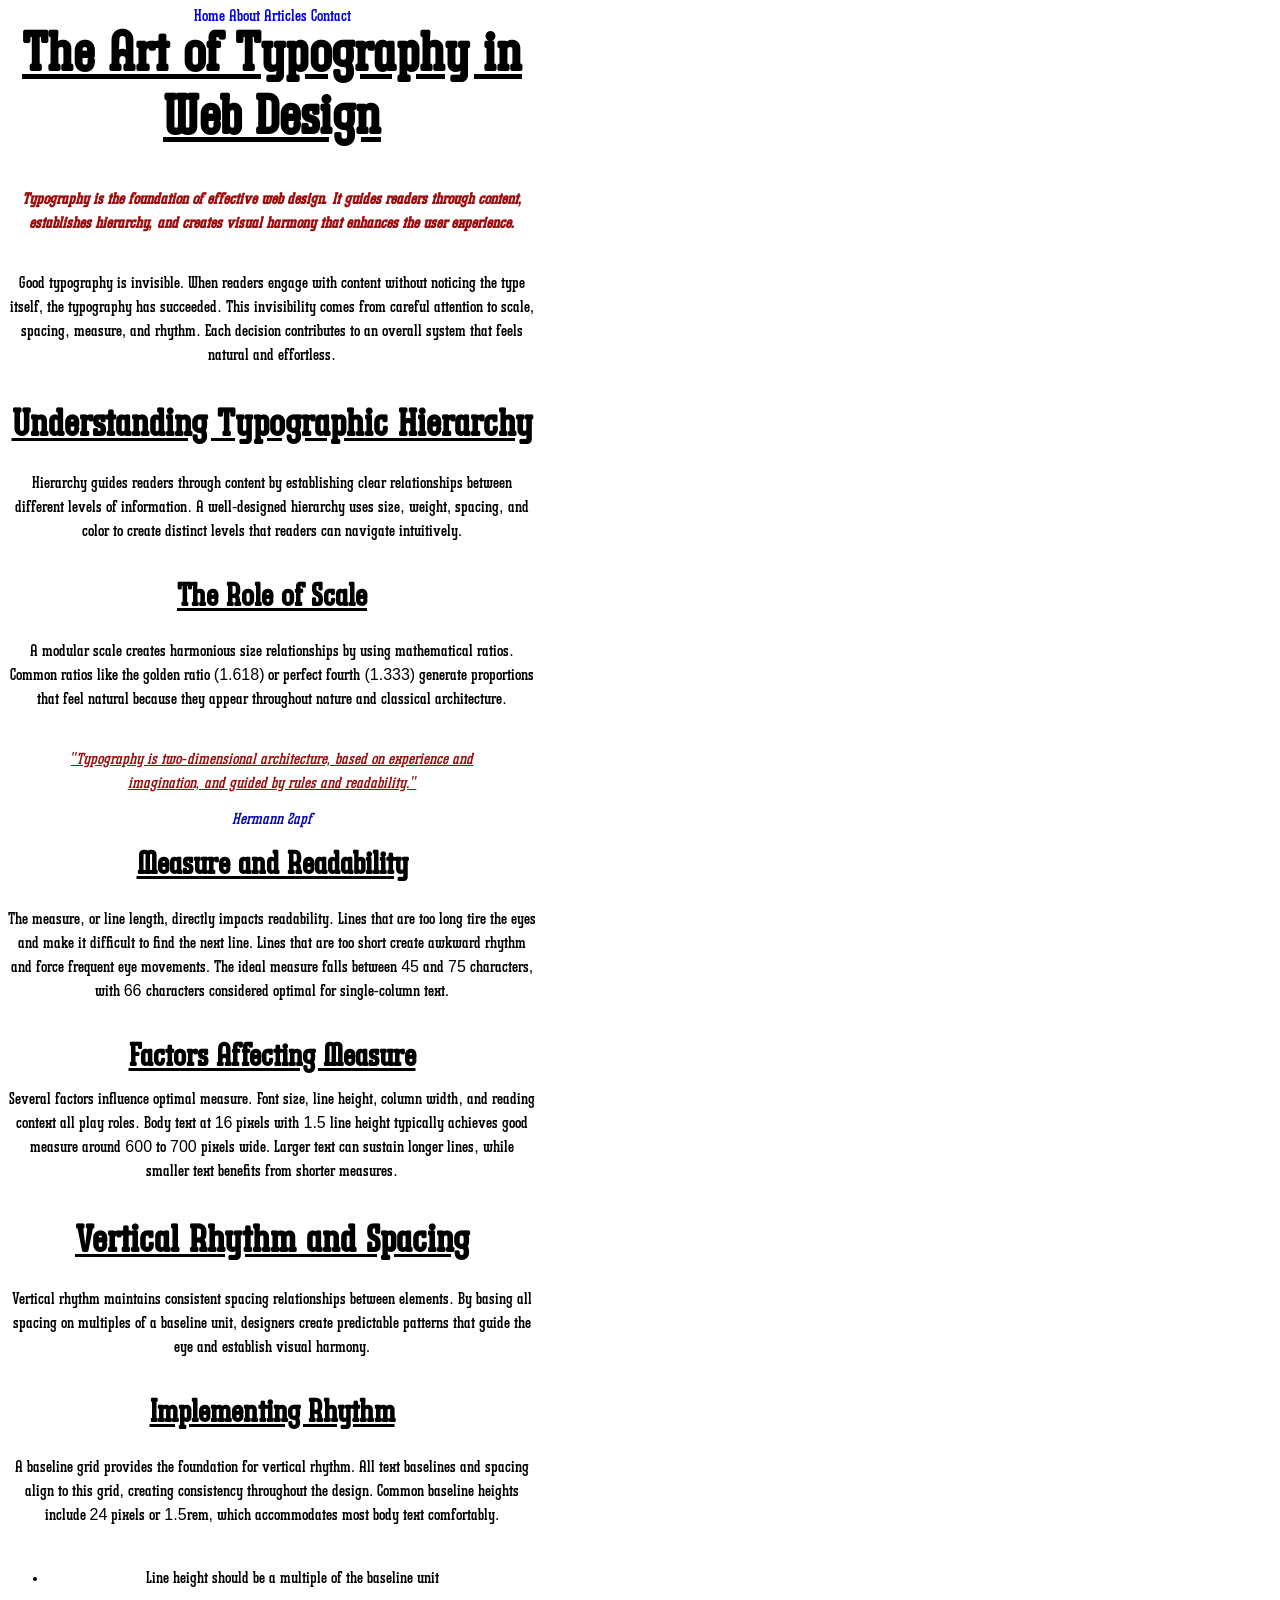
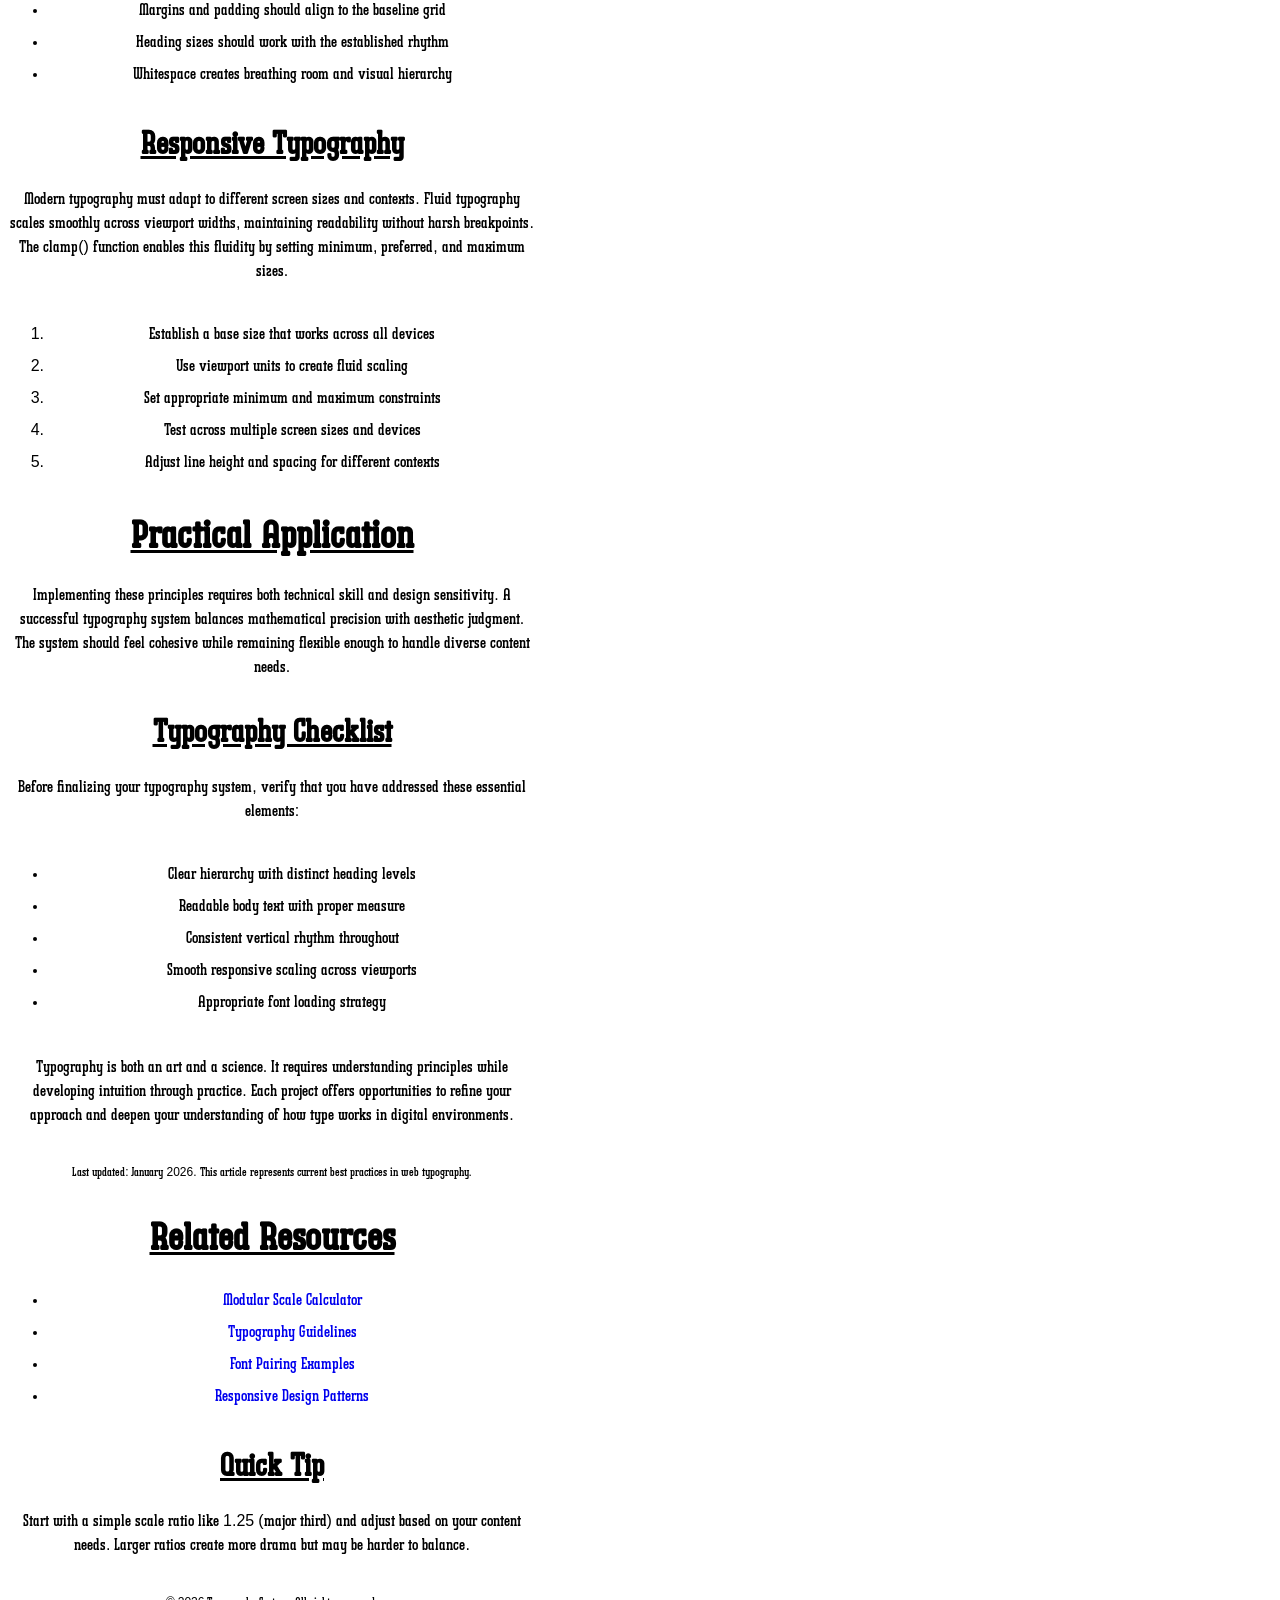
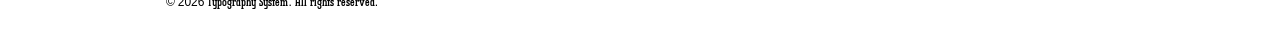
<file: unit-1/typography-implementation/index.html>
<!DOCTYPE html>
<html lang="en">
<head>
    <meta charset="UTF-8">
    <meta name="viewport" content="width=device-width, initial-scale=1.0">
    <title>Typography System Implementation</title>
    <link rel="stylesheet" href="styles.css">
</head>
<body>
    <header>
        <nav>
            <a href="#">Home</a>
            <a href="#">About</a>
            <a href="#">Articles</a>
            <a href="#">Contact</a>
        </nav>
    </header>

    <main>
        <article>
            <h1>The Art of Typography in Web Design</h1>

            <p class="lead">
                Typography is the foundation of effective web design. It guides readers through content, establishes hierarchy, and creates visual harmony that enhances the user experience.
            </p>

            <p>
                Good typography is invisible. When readers engage with content without noticing the type itself, the typography has succeeded. This invisibility comes from careful attention to scale, spacing, measure, and rhythm. Each decision contributes to an overall system that feels natural and effortless.
            </p>

            <h2>Understanding Typographic Hierarchy</h2>

            <p>
                Hierarchy guides readers through content by establishing clear relationships between different levels of information. A well-designed hierarchy uses size, weight, spacing, and color to create distinct levels that readers can navigate intuitively.
            </p>

            <h3>The Role of Scale</h3>

            <p>
                A modular scale creates harmonious size relationships by using mathematical ratios. Common ratios like the golden ratio (1.618) or perfect fourth (1.333) generate proportions that feel natural because they appear throughout nature and classical architecture.
            </p>

            <blockquote>
                <p>
                    "Typography is two-dimensional architecture, based on experience and imagination, and guided by rules and readability."
                </p>
                <cite>Hermann Zapf</cite>
            </blockquote>

            <h3>Measure and Readability</h3>

            <p>
                The measure, or line length, directly impacts readability. Lines that are too long tire the eyes and make it difficult to find the next line. Lines that are too short create awkward rhythm and force frequent eye movements. The ideal measure falls between 45 and 75 characters, with 66 characters considered optimal for single-column text.
            </p>

            <h4>Factors Affecting Measure</h4>

            <p>
                Several factors influence optimal measure. Font size, line height, column width, and reading context all play roles. Body text at 16 pixels with 1.5 line height typically achieves good measure around 600 to 700 pixels wide. Larger text can sustain longer lines, while smaller text benefits from shorter measures.
            </p>

            <h2>Vertical Rhythm and Spacing</h2>

            <p>
                Vertical rhythm maintains consistent spacing relationships between elements. By basing all spacing on multiples of a baseline unit, designers create predictable patterns that guide the eye and establish visual harmony.
            </p>

            <h3>Implementing Rhythm</h3>

            <p>
                A baseline grid provides the foundation for vertical rhythm. All text baselines and spacing align to this grid, creating consistency throughout the design. Common baseline heights include 24 pixels or 1.5rem, which accommodates most body text comfortably.
            </p>

            <ul>
                <li>Line height should be a multiple of the baseline unit</li>
                <li>Margins and padding should align to the baseline grid</li>
                <li>Heading sizes should work with the established rhythm</li>
                <li>Whitespace creates breathing room and visual hierarchy</li>
            </ul>

            <h3>Responsive Typography</h3>

            <p>
                Modern typography must adapt to different screen sizes and contexts. Fluid typography scales smoothly across viewport widths, maintaining readability without harsh breakpoints. The clamp() function enables this fluidity by setting minimum, preferred, and maximum sizes.
            </p>

            <ol>
                <li>Establish a base size that works across all devices</li>
                <li>Use viewport units to create fluid scaling</li>
                <li>Set appropriate minimum and maximum constraints</li>
                <li>Test across multiple screen sizes and devices</li>
                <li>Adjust line height and spacing for different contexts</li>
            </ol>

            <h2>Practical Application</h2>

            <p>
                Implementing these principles requires both technical skill and design sensitivity. A successful typography system balances mathematical precision with aesthetic judgment. The system should feel cohesive while remaining flexible enough to handle diverse content needs.
            </p>

            <div class="card">
                <h3>Typography Checklist</h3>
                <p>
                    Before finalizing your typography system, verify that you have addressed these essential elements:
                </p>
                <ul>
                    <li>Clear hierarchy with distinct heading levels</li>
                    <li>Readable body text with proper measure</li>
                    <li>Consistent vertical rhythm throughout</li>
                    <li>Smooth responsive scaling across viewports</li>
                    <li>Appropriate font loading strategy</li>
                </ul>
            </div>

            <p>
                Typography is both an art and a science. It requires understanding principles while developing intuition through practice. Each project offers opportunities to refine your approach and deepen your understanding of how type works in digital environments.
            </p>

            <p class="small">
                Last updated: January 2026. This article represents current best practices in web typography.
            </p>
        </article>

        <aside>
            <h2>Related Resources</h2>
            <ul>
                <li><a href="#">Modular Scale Calculator</a></li>
                <li><a href="#">Typography Guidelines</a></li>
                <li><a href="#">Font Pairing Examples</a></li>
                <li><a href="#">Responsive Design Patterns</a></li>
            </ul>

            <div class="callout">
                <h3>Quick Tip</h3>
                <p>
                    Start with a simple scale ratio like 1.25 (major third) and adjust based on your content needs. Larger ratios create more drama but may be harder to balance.
                </p>
            </div>
        </aside>
    </main>

    <footer>
        <p>&copy; 2026 Typography System. All rights reserved.</p>
    </footer>
</body>
</html>
</file>
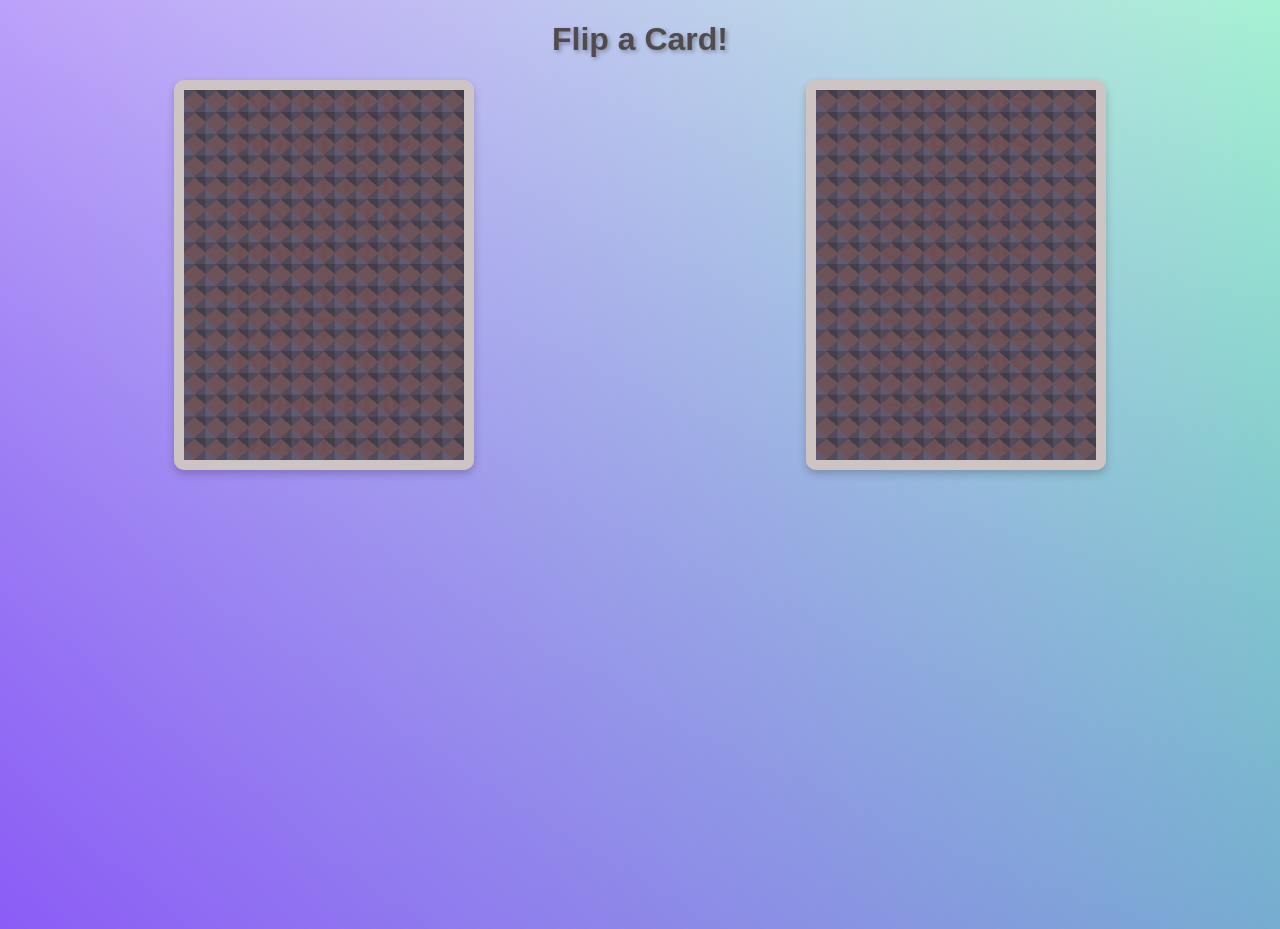
<file: unit-4/visual-effects-practice/index.html>
<!DOCTYPE html>
<html lang="en">
<head>
  <meta charset="UTF-8">
  <meta name="viewport" content="width=device-width, initial-scale=1.0">
  <title>Document</title>
  <link rel="stylesheet" href="./css/styles.css">
  <script src="./js/script.js" defer></script>
</head>
<body>
  <main>
    <h1 class="title">Flip a Card!</h1>

    <div class="cards-container">
      <div class="flip-card" id="finger-flip-card">
        <div class="flip-card-inner" id="finger-card-inner">
          <div class="card-back">
            <h2 class="card-back-text">DON'T FLIP</h2>
            <h2 class="card-back-text">DON'T FLIP</h2>
            <h2 class="card-back-text">DON'T FLIP</h2>
            <h2 class="card-back-text">DON'T FLIP</h2>
            <h2 class="card-back-text">DON'T FLIP</h2>
            <h2 class="card-back-text">DON'T FLIP</h2>
            <h2 class="card-back-text">DON'T FLIP</h2>
            <h2 class="card-back-text">DON'T FLIP</h2>
            <h2 class="card-back-text">DON'T FLIP</h2>
            <h2 class="card-back-text">DON'T FLIP</h2>
          </div>
          <div class="card-front">
            <img src="./images/finger.png" alt="A finger" class="card-front-image finger-image">
          </div>
        </div>
      </div>

      <div class="flip-card" id="bird-flip-card">
        <div class="flip-card-inner" id="bird-card-inner">
          <div class="card-back">
            <h2 class="card-back-text">FLIP THIS</h2>
            <h2 class="card-back-text">FLIP THIS</h2>
            <h2 class="card-back-text">FLIP THIS</h2>
            <h2 class="card-back-text">FLIP THIS</h2>
            <h2 class="card-back-text">FLIP THIS</h2>
            <h2 class="card-back-text">FLIP THIS</h2>
            <h2 class="card-back-text">FLIP THIS</h2>
            <h2 class="card-back-text">FLIP THIS</h2>
            <h2 class="card-back-text">FLIP THIS</h2>
            <h2 class="card-back-text">FLIP THIS</h2>
          </div>
          <div class="card-front">
            <h2>You flipped a</h2>
            <img src="./images/bird.png" alt="A bird" class="card-front-image">
          </div>
        </div>
      </div>
    </div>
  </main>
</body>
</html>
</file>
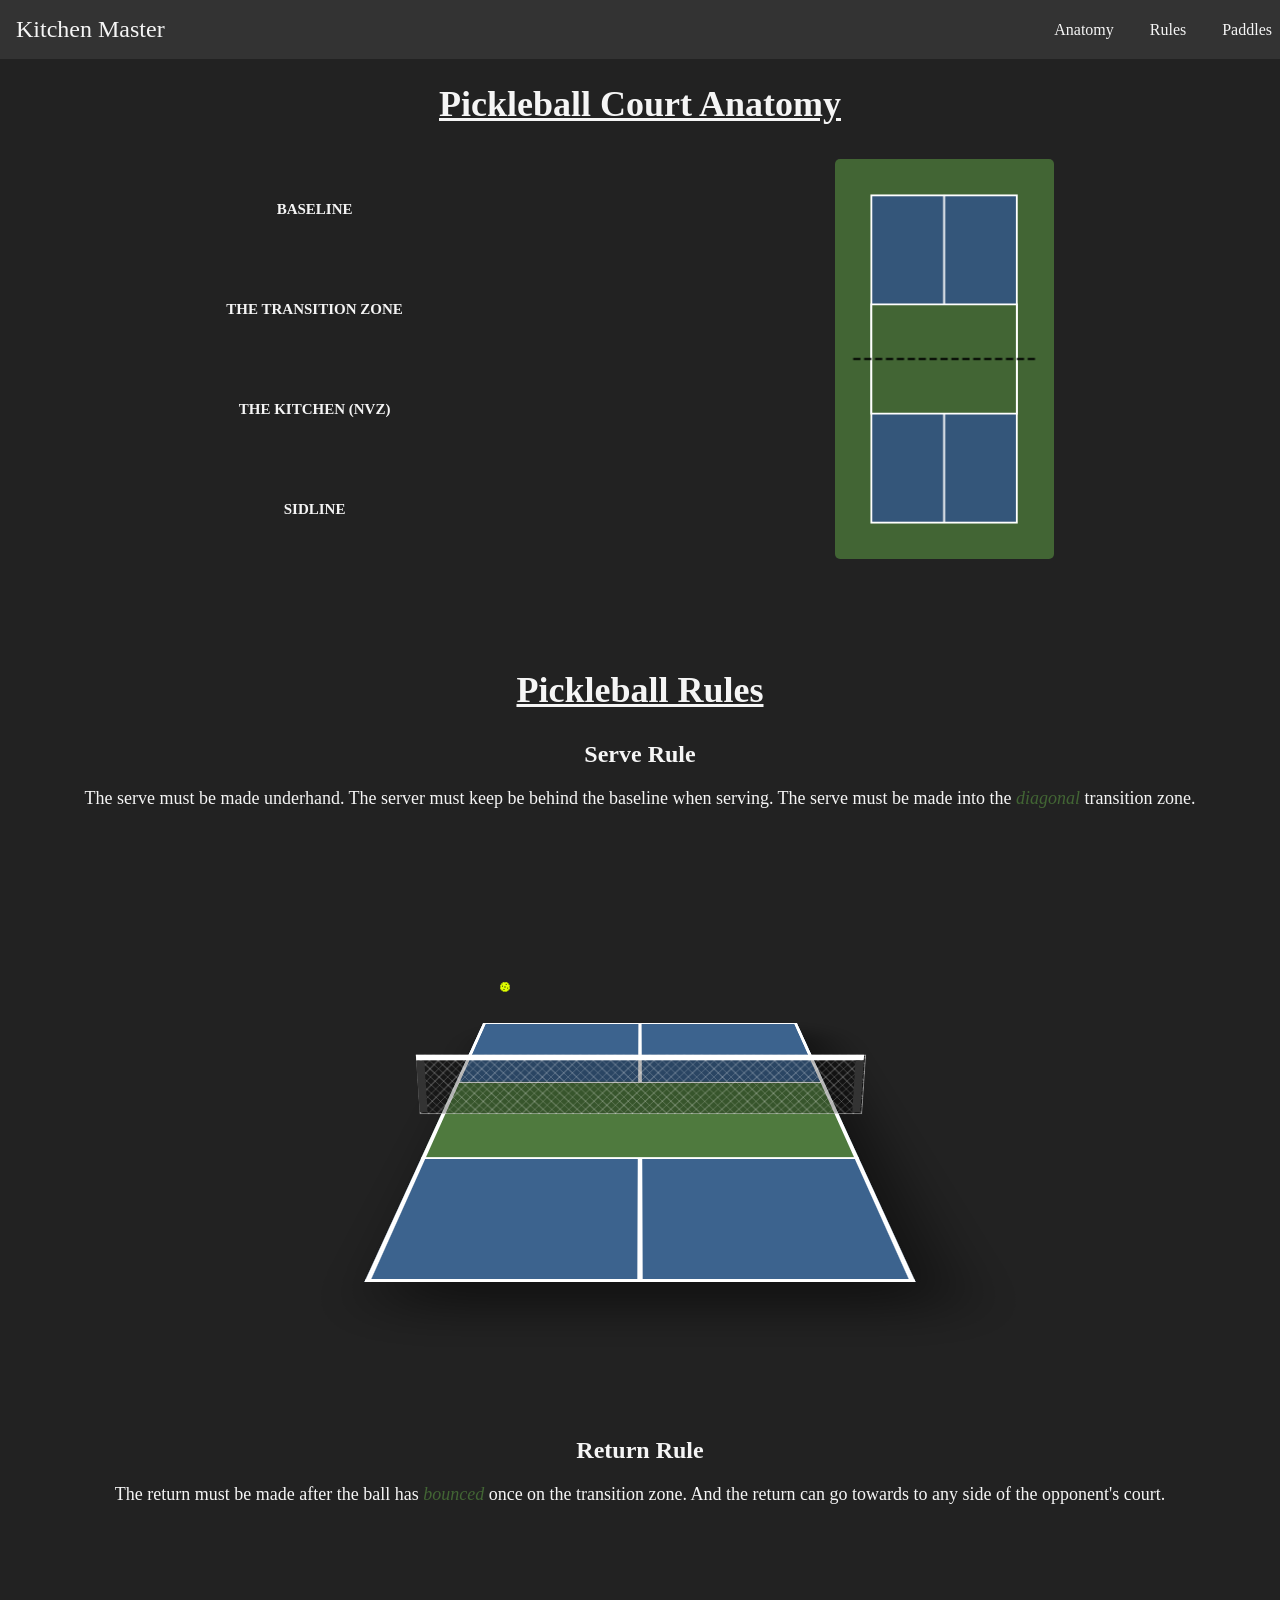
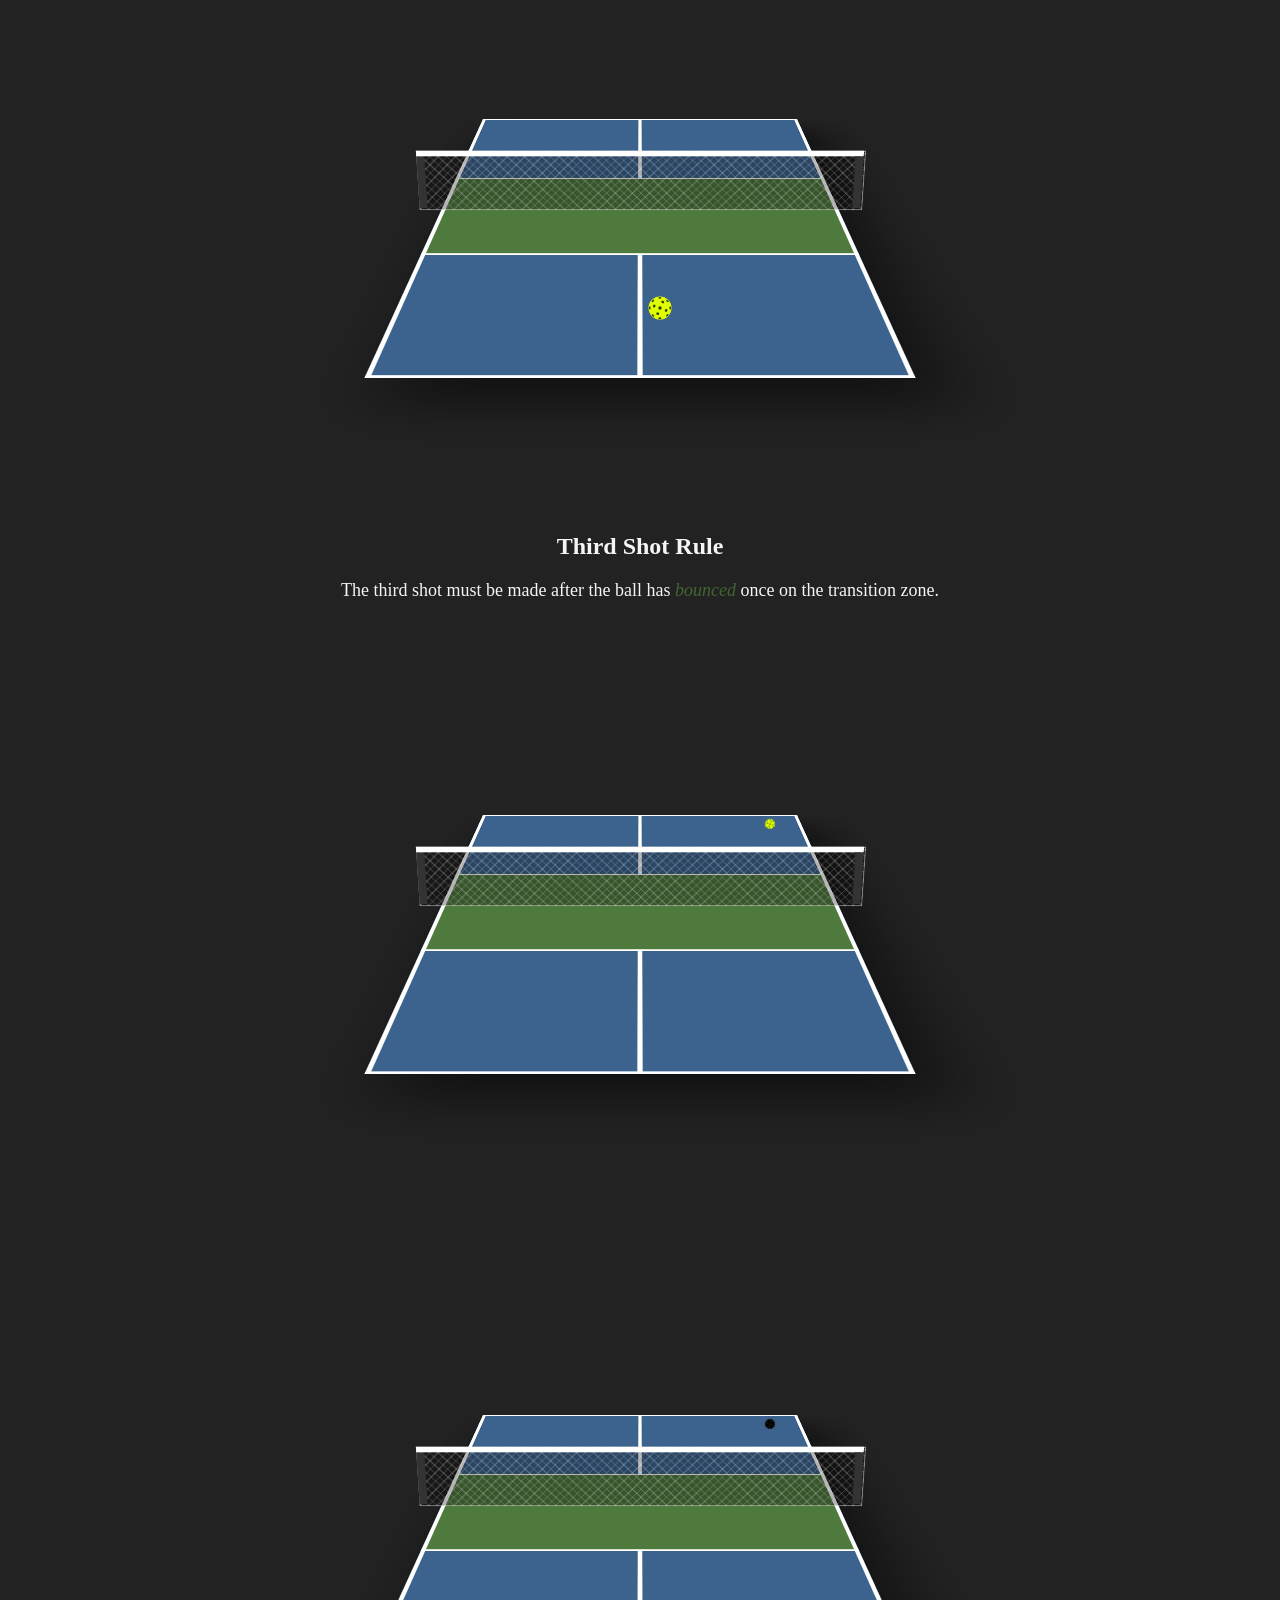
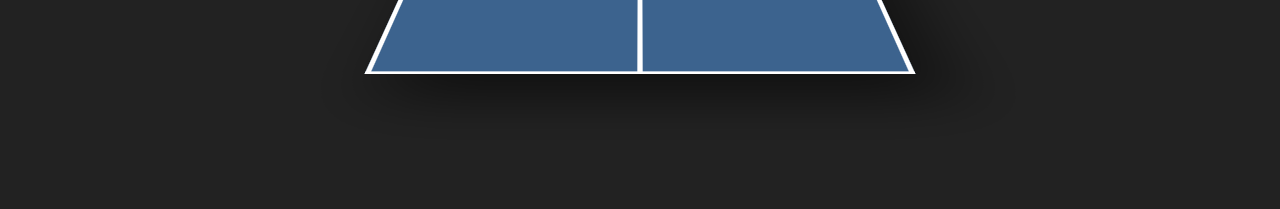
<file: unit-6/capstone-css-showcase/index.html>
<!DOCTYPE html>
<html lang="en">
<head>
  <meta charset="UTF-8">
  <meta name="viewport" content="width=device-width, initial-scale=1.0">
  <title>Document</title>
  <link rel="stylesheet" href="./css/main.css" />
</head>
<body>
  <header>
    <nav class="nav-container">
      <a href="#" class="title">Kitchen Master</a>
      <ul class="nav-list">
        <li class="nav-item">
          <a href="#court-anatomy">Anatomy</a>
        </li>
        <li class="nav-item">
          <a href="#rules">Rules</a>
        </li>
        <li class="nav-item" data-court-target="kitchen">
          <a href="#">Paddles</a>
        </li>
      </ul>
    </nav>
  </header>
  <main>
    <div id="court-anatomy">
      <h1>Pickleball Court Anatomy</h1>
      <section class="court-anatomy">
        <div class="anatomy-legend">
          <div class="legend-item" data-court-target="baseline">
            <h3 class="legend-title">BASELINE</h3>
          </div>
          <div class="legend-item" data-court-target="transition">
            <h3 class="legend-title">THE TRANSITION ZONE</h3>
          </div>
          <div class="legend-item" data-court-target="kitchen">
            <h3 class="legend-title">THE KITCHEN (NVZ)</h3>
          </div>
          <div class="legend-item" data-court-target="sideline">
            <h3 class="legend-title">SIDLINE</h3>
          </div>
        </div>

        <svg class="court-svg" viewBox="0 0 60 110">
          <!-- COURT AREA -->
          <!-- transition zone area -->
          <rect class="transition-area" x="10" y="10" width="40" height="90" />
          <!-- kitchen area -->
          <path class="kitchen" d="M 10 40 L 50 40 L 50 70 L 10 70 Z" />

          <!-- MIDLINES -->
          <!-- upper midline -->
          <line class="line" x1="30" y1="10" x2="30" y2="40"/>
          <!-- lower midline -->
          <line class="line" x1="30" y1="70" x2="30" y2="100"/>

          <!-- court line -->
          <!-- kitchen lines -->
          <path class="kitchen-highlight" d="M 10 40 L 50 40 L 50 70 L 10 70 Z" />
          <!-- transition zone lines -->
          <path class="transition-highlight" d="M 10 10 L 50 10 L 50 40 L 10 40 Z" />
          <path class="transition-highlight" d="M 50 100 L 10 100 L 10 70 L 50 70 Z" />

          <!-- BASELINES -->
          <!-- upper court side baseline -->
          <line class="baseline-highlight" x1="10" y1="10" x2="50" y2="10"/> 
          <!-- lower court side baseline -->
          <line class="baseline-highlight" x1="50" y1="100" x2="10" y2="100"/> 

          <!-- SIDELINES -->
          <!-- upper left sideline -->
          <line class="sideline-highlight" x1="10" y1="10" x2="10" y2="40"/> 
          <!-- upper right sideline -->
          <line class="sideline-highlight" x1="50" y1="10" x2="50" y2="40"/> 
          <!-- lower left sideline -->
          <line class="sideline-highlight" x2="10" y2="70" x1="10" y1="100"/> 
          <!-- lower right sideline -->
          <line class="sideline-highlight" x2="50" y2="70" x1="50" y1="100"/> 

          <!-- NET -->
          <line class="net-line" x1="5" y1="55" x2="55" y2="55" />
        </svg>
      </section>
    </div>
      
    <section id="rules">
      <h1>Pickleball Rules</h1>
      <!-- serve rule -->
      <div>
        <h2>Serve Rule</h2>
        <p>
          The serve must be made underhand. The server must keep be behind the baseline when serving. The serve must be made into the <mark>diagonal</mark> transition zone.
        </p>
        <div class="perspective-container">
          <div class="court-3d">
            <div class="line baseline top"></div>
            <div class="line baseline bottom"></div>
            <div class="line sideline left"></div>
            <div class="line sideline right"></div>

            <div class="kitchen-surface top-k-surface"></div>
            <div class="kitchen-surface bottom-k-surface"></div>

            <div class="line kitchen-line top-k"></div>
            <div class="line kitchen-line bottom-k"></div>
            <div class="line midline top-m"></div>
            <div class="line midline bottom-m"></div>

            <div class="net-container">
              <div class="net-mesh"></div>
              <div class="net-top-tape"></div>
            </div>
          </div>
          <section>
            <svg class="pickleball-ball serve-ball" viewBox="0 0 100 100">
              <defs>
                <g id="hole-template">
                  <circle cx="0" cy="0" r="7" fill="#353d0c"/>
                </g>
              </defs>
              <circle cx="50" cy="50" r="48" fill="#dfff00" />
              <!-- MIDDLE HOLES-->
              <!-- center -->
              <use href="#hole-template" x="50" y="50" />
              <!-- top left -->
              <use href="#hole-template" x="55" y="30" class="hole-middle-tl" />
              <!-- top right -->
              <use href="#hole-template" x="12" y="73" class="hole-middle-tr" />
              <!-- bottom right -->
              <use href="#hole-template" x="125" y="25" class="hole-middle-br" />
              <!-- bottom left -->
              <use href="#hole-template" x="-58" y="80" class="hole-middle-bl" />


              <!-- EDGES HOLES -->
              <!-- top -->
              <use href="#hole-template" x="55" y="15" class="hole-up" />
              <!-- bottom -->
              <use href="#hole-template" x="55" y="185" class="hole-down" />
              <!-- left -->
              <use href="#hole-template" x="15" y="55" class="hole-left" />
              <!-- right -->
              <use href="#hole-template" x="185" y="55" class="hole-right" />
              <!-- top left -->
              <use href="#hole-template" x="58" y="0" class="hole-edge-tl" />
              <!-- top right -->
              <use href="#hole-template" x="85" y="80" class="hole-edge-tr" />
              <!-- bottom right -->
              <use href="#hole-template" x="227" y="0" class="hole-edge-br" />
              <!-- bottom left -->
              <use href="#hole-template" x="-85" y="80" class="hole-edge-bl" />
            </svg>
          </section>
          <!-- <section class="path-container">
            <svg viewBox="0 0 400 300">
              <circle class="bounce-marker" cx="115" cy="82" r="5" />
              <path class="path" d="M 385 250 C 300 0 160 55 115 65 C 90 25 70 25 65 25" />
            </svg>
          </section> -->
        </div>
      </div>

      <!-- return rule -->
      <div>
        <h2>Return Rule</h2>
        <p>The return must be made after the ball has <mark>bounced</mark> once on the transition zone. And the return can go towards to any side of the opponent's court.</p>
        <div class="perspective-container">
          <div class="court-3d">
            <div class="line baseline top"></div>
            <div class="line baseline bottom"></div>
            <div class="line sideline left"></div>
            <div class="line sideline right"></div>

            <div class="kitchen-surface top-k-surface"></div>
            <div class="kitchen-surface bottom-k-surface"></div>

            <div class="line kitchen-line top-k"></div>
            <div class="line kitchen-line bottom-k"></div>
            <div class="line midline top-m"></div>
            <div class="line midline bottom-m"></div>

            <div class="net-container">
              <div class="net-mesh"></div>
              <div class="net-top-tape"></div>
            </div>
          </div>
          <section>
            <svg class="pickleball-ball return-ball" viewBox="0 0 100 100">
              <!-- pickleball color: #dfff00 -->
              <circle cx="50" cy="50" r="48" fill="#dfff00" />

              <!-- MIDDLE HOLES-->
              <!-- center -->
              <use href="#hole-template" x="50" y="50" />
              <!-- top left -->
              <use href="#hole-template" x="55" y="30" class="hole-middle-tl" />
              <!-- top right -->
              <use href="#hole-template" x="12" y="73" class="hole-middle-tr" />
              <!-- bottom right -->
              <use href="#hole-template" x="125" y="25" class="hole-middle-br" />
              <!-- bottom left -->
              <use href="#hole-template" x="-58" y="80" class="hole-middle-bl" />


              <!-- EDGES HOLES -->
              <!-- top -->
              <use href="#hole-template" x="55" y="15" class="hole-up" />
              <!-- bottom -->
              <use href="#hole-template" x="55" y="185" class="hole-down" />
              <!-- left -->
              <use href="#hole-template" x="15" y="55" class="hole-left" />
              <!-- right -->
              <use href="#hole-template" x="185" y="55" class="hole-right" />
              <!-- top left -->
              <use href="#hole-template" x="58" y="0" class="hole-edge-tl" />
              <!-- top right -->
              <use href="#hole-template" x="85" y="80" class="hole-edge-tr" />
              <!-- bottom right -->
              <use href="#hole-template" x="227" y="0" class="hole-edge-br" />
              <!-- bottom left -->
              <use href="#hole-template" x="-85" y="80" class="hole-edge-bl" />
            </svg>
          </section>
          <!-- <section class="path-container">
            <svg viewBox="0 0 400 300">
              <circle class="bounce-marker" cx="150" cy="89" r="5" />
              <path class="path" d="M 200 90 C 180 70 165 70 150 70 C 110 20 85 20 70 15 C 100 25 170 90 210 245" />
            </svg>
          </section> -->
        </div>
      </div>

      <!-- third shot rule -->
      <div>
        <h2>Third Shot Rule</h2>
        <p>
          The third shot must be made after the ball has <mark>bounced</mark> once on the transition zone.
        <div class="perspective-container">
          <div class="court-3d">
            <div class="line baseline top"></div>
            <div class="line baseline bottom"></div>
            <div class="line sideline left"></div>
            <div class="line sideline right"></div>

            <div class="kitchen-surface top-k-surface"></div>
            <div class="kitchen-surface bottom-k-surface"></div>

            <div class="line kitchen-line top-k"></div>
            <div class="line kitchen-line bottom-k"></div>
            <div class="line midline top-m"></div>
            <div class="line midline bottom-m"></div>

            <div class="net-container">
              <div class="net-mesh"></div>
              <div class="net-top-tape"></div>
            </div>
          </div>
          <section>
            <svg class="pickleball-ball third-shot" viewBox="0 0 100 100">
              <!-- pickleball color: #dfff00 -->
              <circle cx="50" cy="50" r="48" fill="#dfff00" />

              <!-- MIDDLE HOLES-->
              <!-- center -->
              <use href="#hole-template" x="50" y="50" />
              <!-- top left -->
              <use href="#hole-template" x="55" y="30" class="hole-middle-tl" />
              <!-- top right -->
              <use href="#hole-template" x="12" y="73" class="hole-middle-tr" />
              <!-- bottom right -->
              <use href="#hole-template" x="125" y="25" class="hole-middle-br" />
              <!-- bottom left -->
              <use href="#hole-template" x="-58" y="80" class="hole-middle-bl" />


              <!-- EDGES HOLES -->
              <!-- top -->
              <use href="#hole-template" x="55" y="15" class="hole-up" />
              <!-- bottom -->
              <use href="#hole-template" x="55" y="185" class="hole-down" />
              <!-- left -->
              <use href="#hole-template" x="15" y="55" class="hole-left" />
              <!-- right -->
              <use href="#hole-template" x="185" y="55" class="hole-right" />
              <!-- top left -->
              <use href="#hole-template" x="58" y="0" class="hole-edge-tl" />
              <!-- top right -->
              <use href="#hole-template" x="85" y="80" class="hole-edge-tr" />
              <!-- bottom right -->
              <use href="#hole-template" x="227" y="0" class="hole-edge-br" />
              <!-- bottom left -->
              <use href="#hole-template" x="-85" y="80" class="hole-edge-bl" />
            </svg>
          </section>
          
          <!-- <section class="path-container">
            <svg viewBox="0 0 400 300">
              <circle class="bounce-marker" cx="175" cy="315" r="5" />
              <path class="path" d="M 170 180 C 170 185 180 180 175 250 C 185 230 195 230 210 235 C 240 120 300 70 330 65" />
            </svg>
          </section> -->
        </div>
      </div>  
    </section>





    <!-- more space delete later -->
    <div class="perspective-container">
      <div class="court-3d">
        <div class="line baseline top"></div>
        <div class="line baseline bottom"></div>
        <div class="line sideline left"></div>
        <div class="line sideline right"></div>

        <div class="kitchen-surface top-k-surface"></div>
        <div class="kitchen-surface bottom-k-surface"></div>

        <div class="line kitchen-line top-k"></div>
        <div class="line kitchen-line bottom-k"></div>
        <div class="line midline top-m"></div>
        <div class="line midline bottom-m"></div>

        <div class="net-container">
          <div class="net-mesh"></div>
          <div class="net-top-tape"></div>
        </div>
      </div>
      <section>
        <svg class="pickleball-ball third-shot" viewBox="0 0 100 100">
          <!-- pickleball color: #dfff00 -->
          <circle cx="50" cy="50" r="48" />

          <!-- MIDDLE HOLES-->
          <!-- center -->
          <use href="#hole-template" x="50" y="50" />
          <!-- top left -->
          <use href="#hole-template" x="55" y="30" class="hole-middle-tl" />
          <!-- top right -->
          <use href="#hole-template" x="12" y="73" class="hole-middle-tr" />
          <!-- bottom right -->
          <use href="#hole-template" x="125" y="25" class="hole-middle-br" />
          <!-- bottom left -->
          <use href="#hole-template" x="-58" y="80" class="hole-middle-bl" />


          <!-- EDGES HOLES -->
          <!-- top -->
          <use href="#hole-template" x="55" y="15" class="hole-up" />
          <!-- bottom -->
          <use href="#hole-template" x="55" y="185" class="hole-down" />
          <!-- left -->
          <use href="#hole-template" x="15" y="55" class="hole-left" />
          <!-- right -->
          <use href="#hole-template" x="185" y="55" class="hole-right" />
          <!-- top left -->
          <use href="#hole-template" x="58" y="0" class="hole-edge-tl" />
          <!-- top right -->
          <use href="#hole-template" x="85" y="80" class="hole-edge-tr" />
          <!-- bottom right -->
          <use href="#hole-template" x="227" y="0" class="hole-edge-br" />
          <!-- bottom left -->
          <use href="#hole-template" x="-85" y="80" class="hole-edge-bl" />
        </svg>
      </section>
    </div>
  </main>
</body>
</html>
</file>
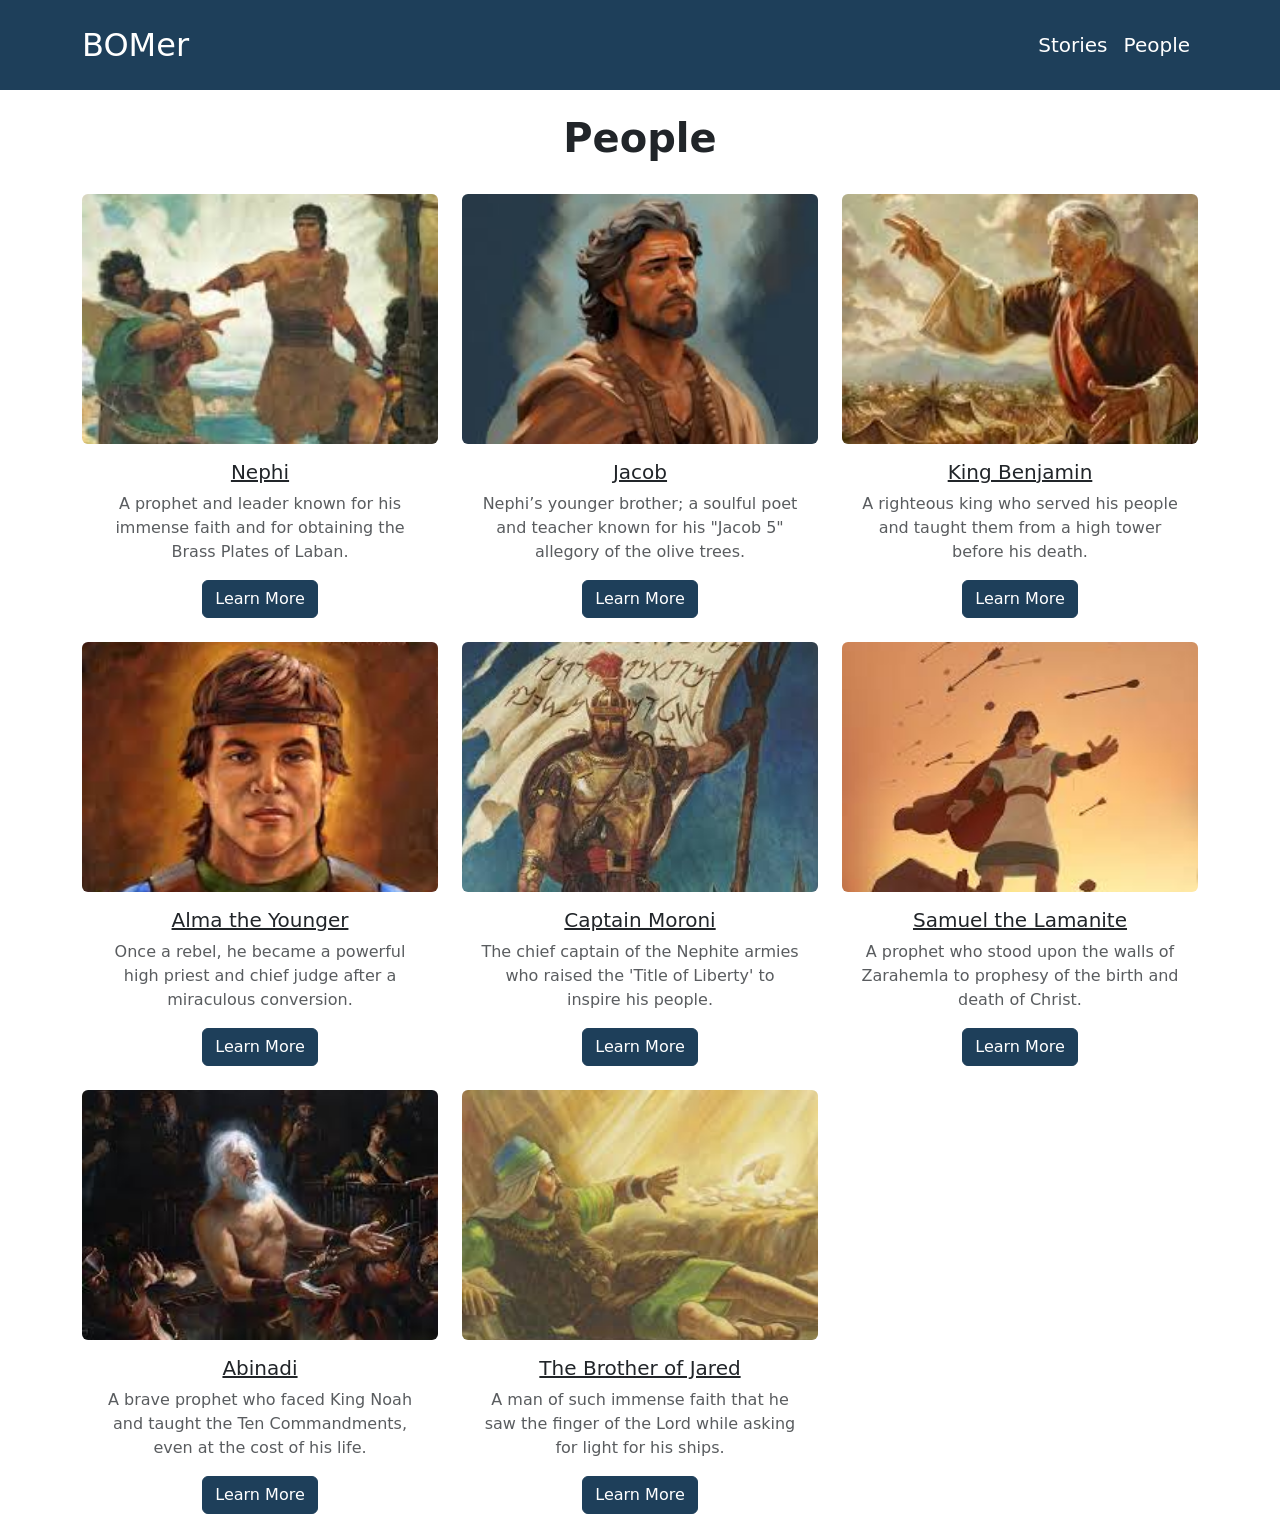
<file: unit-4/framework-gospel-project/people.html>
<!DOCTYPE html>
<html lang="en">
<head>
  <meta charset="UTF-8">
  <meta name="viewport" content="width=device-width, initial-scale=1.0">
  <title>Document</title>
  <link
    rel="stylesheet"
    href="https://cdn.jsdelivr.net/npm/bootstrap@5.3.3/dist/css/bootstrap.min.css"
  >
  <link rel="stylesheet" href="./styles.css">
</head>
<body>
  <header>
    <nav class="navbar navbar-expand-lg p-3" style="background-color: #1E3F5A;">
      <div class="container">
        <a class="navbar-brand fs-2" href="index.html">BOMer</a>
        <button
          class="navbar-toggler"
          type="button"
          data-bs-toggle="collapse"
          data-bs-target="#mainNav"
        >
          <span class="navbar-toggler-icon"></span>
        </button>
        <div class="collapse navbar-collapse" id="mainNav">
          <ul class="navbar-nav ms-auto">
            <li class="nav-item">
              <a class="nav-link fs-5" href="stories.html">Stories</a>
            </li>
            <li class="nav-item">
              <a class="nav-link fs-5" href="people.html">People</a>
            </li>
          </ul>
        </div>
      </div>
    </nav>
  </header>
  <main>
    <h1 class="text-center m-4 fw-bold">People</h1>
    <div class="container">
      <div class="row">
        <!-- Nephi -->
        <div class="card col-12 col-md-6 col-lg-4 border-0">
          <img class="card-img-top mt-2 rounded" style="height: 250px; object-fit: cover; object-position: 50% 15%" 
              src="[data-uri]" alt="Nephi">
          <div class="card-body d-flex flex-column align-items-center">
            <h5 class="card-title text-decoration-underline">Nephi</h5>
            <p class="card-text text-center text-muted">A prophet and leader known for his immense faith and for obtaining the Brass Plates of Laban.</p>
            <a class="btn btn-primary" href="#">Learn More</a>
          </div>
        </div>
        <!-- Jacob -->
        <div class="card col-12 col-md-6 col-lg-4 border-0">
          <img class="card-img-top mt-2 rounded" style="height: 250px; object-fit: cover; object-position: 50% 15%" 
              src="[data-uri]" alt="Jacob">
          <div class="card-body d-flex flex-column align-items-center">
            <h5 class="card-title text-decoration-underline">Jacob</h5>
            <p class="card-text text-center text-muted">Nephi’s younger brother; a soulful poet and teacher known for his "Jacob 5" allegory of the olive trees.</p>
            <a class="btn btn-primary" href="#">Learn More</a>
          </div>
        </div>
        <!-- King Benjamin -->
        <div class="card col-12 col-md-6 col-lg-4 border-0">
          <img class="card-img-top mt-2 rounded" style="height: 250px; object-fit: cover; object-position: 50% 15%" 
              src="[data-uri]" alt="King Benjamin">
          <div class="card-body d-flex flex-column align-items-center">
            <h5 class="card-title text-decoration-underline">King Benjamin</h5>
            <p class="card-text text-center text-muted">A righteous king who served his people and taught them from a high tower before his death.</p>
            <a class="btn btn-primary" href="#">Learn More</a>
          </div>
        </div>
        <!-- Alma -->
        <div class="card col-12 col-md-6 col-lg-4 border-0">
          <img class="card-img-top mt-2 rounded" style="height: 250px; object-fit: cover; object-position: 50% 15%" 
              src="[data-uri]" alt="Alma the Younger">
          <div class="card-body d-flex flex-column align-items-center">
            <h5 class="card-title text-decoration-underline">Alma the Younger</h5>
            <p class="card-text text-center text-muted">Once a rebel, he became a powerful high priest and chief judge after a miraculous conversion.</p>
            <a class="btn btn-primary" href="#">Learn More</a>
          </div>
        </div>
        <!-- Moroni -->
        <div class="card col-12 col-md-6 col-lg-4 border-0">
          <img class="card-img-top mt-2 rounded" style="height: 250px; object-fit: cover; object-position: 50% 15%" 
              src="[data-uri]" alt="Captain Moroni">
          <div class="card-body d-flex flex-column align-items-center">
            <h5 class="card-title text-decoration-underline">Captain Moroni</h5>
            <p class="card-text text-center text-muted">The chief captain of the Nephite armies who raised the 'Title of Liberty' to inspire his people.</p>
            <a class="btn btn-primary" href="#">Learn More</a>
          </div>
        </div>
        <!-- Samuel the Lamanite -->
        <div class="card col-12 col-md-6 col-lg-4 border-0">
          <img class="card-img-top mt-2 rounded" style="height: 250px; object-fit: cover; object-position: 50% 15%" 
              src="[data-uri]" alt="Samuel the Lamanite">
          <div class="card-body d-flex flex-column align-items-center">
            <h5 class="card-title text-decoration-underline">Samuel the Lamanite</h5>
            <p class="card-text text-center text-muted">A prophet who stood upon the walls of Zarahemla to prophesy of the birth and death of Christ.</p>
            <a class="btn btn-primary" href="#">Learn More</a>
          </div>
        </div>
        <!-- Abinadi -->
        <div class="card col-12 col-md-6 col-lg-4 border-0">
          <img class="card-img-top mt-2 rounded" style="height: 250px; object-fit: cover; object-position: 50% 15%" 
              src="[data-uri]" alt="Abinadi">
          <div class="card-body d-flex flex-column align-items-center">
            <h5 class="card-title text-decoration-underline">Abinadi</h5>
            <p class="card-text text-center text-muted">A brave prophet who faced King Noah and taught the Ten Commandments, even at the cost of his life.</p>
            <a class="btn btn-primary" href="#">Learn More</a>
          </div>
        </div>
        <!-- Bro of Jared -->
        <div class="card col-12 col-md-6 col-lg-4 border-0">
          <img class="card-img-top mt-2 rounded" style="height: 250px; object-fit: cover; object-position: 50% 15%" 
              src="[data-uri]" alt="Bro. of Jared">
          <div class="card-body d-flex flex-column align-items-center">
            <h5 class="card-title text-decoration-underline">The Brother of Jared</h5>
            <p class="card-text text-center text-muted">A man of such immense faith that he saw the finger of the Lord while asking for light for his ships.</p>
            <a class="btn btn-primary" href="#">Learn More</a>
          </div>
        </div>
      </div>
    </div>
  </main>
  <script src="https://cdn.jsdelivr.net/npm/bootstrap@5.3.3/dist/js/bootstrap.bundle.min.js"></script>
</body>
</html>
</file>
<file: unit-1/typography-implementation/styles.css>
@font-face {
  font-family: 'The Best Font';
  src: url('./fonts/cs-bargent-font/CsBargentRegularDemo-4nmzW.otf') format('opentype');
  font-weight: 250;
  font-style: normal;
  font-display: swap;
}

:root {
    /* colors */
    --color-primary: black;
    --color-secondary: rgb(9, 9, 176);
    --color-alert: rgb(156, 13, 13);

    /* Scale multiplier */
    --scale-muliplier: 1.333;

    /* Base font size */
    --font-size-base: 1rem;
    /* Scaled font sizes */
    --font-size-sm:  calc(var(--font-size-base) / var(--scale-muliplier));
    --font-size-md:  var(--font-size-base);
    --font-size-lg:  clamp(1.25rem, 1.25vw + 1.0rem, 2.0rem);
    --font-size-xl:  clamp(1.5rem, 1.5vw + 1.25rem, 3.0rem);
    --font-size-2xl: clamp(2.0rem, 2.5vw + 1.5rem, 3.5rem);

    /* Base line height */
    --line-height-base: 1.5;
    /* Scaled line heights */
    --line-height-tight: calc(var(--line-height-base) / var(--scale-muliplier));
    --line-height-normal: var(--line-height-base);
    --line-height-relaxed: calc(var(--line-height-base) * var(--scale-muliplier));

    /* Base space */
    --space-base: 1.5rem;
    /* Scaled spaces */
    --space-xs: calc(var(--space-base) * 0.25);
    --space-sm: calc(var(--space-base) * 0.50);
    --space-md: var(--space-base);
    --space-lg: calc(var(--space-base) * 1.50);
    --space-xl: calc(var(--space-base) * 2.00);
}

body {
    font-family: 'The Best Font', 'Arial Narrow', Arial;
    max-width: 66ch;
    text-align: center;
}

h1 {
    text-decoration: underline;
    font-size: var(--font-size-2xl);
    max-width: 45ch;
    line-height: var(--line-height-tight);
    margin-top: 0;
    margin-bottom: var(--space-lg);
}

h2 {
    text-decoration: underline;
    font-size: var(--font-size-xl);
    max-width: 45ch;
    line-height: var(--line-height-tight);
    margin-top: 0;
    margin-bottom: var(--space-md);
}

h3 {
    text-decoration: underline;
    font-size: var(--font-size-lg);
    max-width: 50ch;
    line-height: var(--line-height-tight);
    margin-top: 0;
    margin-bottom: var(--space-md);
}

h4 {
    text-decoration: underline;
    font-size: var(--font-size-lg);
    max-width: 50ch;
    line-height: var(--line-height-tight);
    margin-top: 0;
    margin-bottom: var(--space-sm);
}

p, cite {
    font-size: var(--font-size-md);
    line-height: var(--line-height-normal);
    margin-top: 0;
    margin-bottom: var(--space-lg);
}

ul, ol {
    line-height: var(--line-height-relaxed);
    margin-top: 0;
    margin-bottom: var(--space-lg);
}

blockquote p {
    font-style: italic;
    text-decoration: underline;
    margin-bottom: var(--space-sm);
    color: var(--color-alert);
}

cite {
    color: var(--color-secondary)
}

a {
    text-decoration: none;
}

footer p, .small {
    font-size: var(--font-size-sm);
}

.card {

}

.lead {
    font-weight: 600;
    font-style: italic;
    color: var(--color-alert)
}
</file>
<file: unit-4/visual-effects-practice/css/styles.css>
body {
  height: 100vh;
  background-image: 
    linear-gradient(45deg, #8b5cf6, transparent),
    linear-gradient(-45deg, #66e7b4, transparent);
}

.title {
  text-align: center;
  font-family: 'Arial', sans-serif;
  color: rgb(82, 75, 75);
  text-shadow: 2px 2px 4px rgba(0,0,0,0.3);
}

.cards-container {
  display: flex;
  justify-content: space-around;
  align-items: center;
  height: 100%;
}

.flip-card {
  width: 300px;
  height: 390px;
  perspective: 1000px;
  &:hover {
    transform: scale(1.05);
  }
}

.flip-card-inner {
  position: relative;
  width: 100%;
  height: 100%;
  text-align: center;
  transition: transform 0.6s;
  transform-style: preserve-3d;
  box-shadow: 0 4px 8px 0 rgba(0,0,0,0.2);
  border-radius: 10px;
}

.card-front, .card-back {
  position: absolute;
  width: 100%;
  height: 100%;
  backface-visibility: hidden;
}


.card-back {
  box-sizing: border-box;
  background-color: rgb(109, 82, 87);
  border: 10px solid rgb(207, 196, 196);
  border-radius: 10px;
  background-image: 
    linear-gradient(45deg, #615b72 25%, transparent 25%),
    linear-gradient(-45deg, #504b5d 25%, transparent 25%),
    linear-gradient(45deg, transparent 75%, #423f4b 75%),
    linear-gradient(-45deg, transparent 75%, #504b5d 75%);
  background-size: 21.55px 21.75px;
  display: flex;
  font-size: 1rem;
  color: rgb(129, 121, 121);
  display: flex;
  flex-direction: column;
  justify-content: center;
  align-items: center;
}

.card-back-text {
  margin: 0 0;
  font-size: 2rem;
  font-family: 'Arial', sans-serif;
  mix-blend-mode: overlay;
}

.card-front {
  background-color: rgb(109, 82, 87);
  border: 10px solid rgb(207, 196, 196);
  border-radius: 10px;
  transform: rotateY(180deg);

  display: flex;
  flex-direction: column;
  justify-content: center;
  align-items: center;
}

.card-front-image {
  width: 150px;
}

.finger-image {
  filter: blur(10px);
}

.flipped {
  transform: rotateY(180deg);
}
</file>
<file: unit-6/capstone-css-showcase/css/main.css>
:root {
  --court-green: #426534;
  --court-blue: #305071;
  --court-transition: #34567a;
  --scale-factor: 1;

  --space-sm: 8px;
  --space-med: 16px;
  --space-lg: 24px;

  --font-size-sm: 14px;
  --font-size-med: 18px;
  --font-size-lg: 24px;
  --font-size-xl: 36px;
}

@media (max-width: 450px) {
  :root {
    --scale-factor: 0.5;
  }
}

@media (max-width: 768px) {
  :root {
    --scale-factor: 0.8;
  }
}

body {
  margin: 0 0;
  background-color: #222;
}

header {
  background-color: #333;
  position: sticky;
  top: 0;
  z-index: 100;
}

a {
  text-decoration: none;
  color: whitesmoke;
  margin: var(--space-sm);
  &:hover {
    color: var(--court-green);
  }
}

mark {
  color: var(--court-green);
  background-color: transparent;
  font-style: italic;
}

p {
  color: whitesmoke;
  font-size: var(--font-size-med);
  margin: var(--space-sm) var(--space-med);
  text-align: center;
}

h1 {
  color: whitesmoke;
  font-size: var(--font-size-xl);
  text-align: center;
  text-decoration: underline;
}

h2 {
  color: whitesmoke;
  font-size: var(--font-size-lg);
  text-align: center;
}

.title {
  margin: var(--space-med) var(--space-med);
  font-size: var(--font-size-lg);
}

.nav-container {
  display: flex;
  flex-direction: row;
  justify-content: space-between;
  align-items: center;
  margin-bottom: 20px;
  .nav-list {
    display: flex;
    flex-direction: row;
    justify-content: space-around;
    gap: 20px;
    list-style: none;
  }
}

h3 {
  font-size: 15px;
}

.court-svg {
  background-color: var(--court-green);/* var(--court-blue) */;
  height: 100%;
  border-radius: 5px;
  stroke: white;
  stroke-width: 0.5px;
  .transition-area {
    fill: var(--court-transition);
  }

  .transition-highlight {
    stroke: purple;
    fill: transparent;
    stroke-dasharray: 155;
    stroke-dashoffset: 155;
    transition: stroke-dashoffset 1s ease-out;
  }

  .kitchen {
    fill: #426534;
  }

  .kitchen-highlight {
    stroke: orange;
    fill: transparent;
    stroke-dasharray: 140;
    stroke-dashoffset: 140;
    transition: stroke-dashoffset 1s ease-out;
  }

  .baseline-highlight {
    stroke: red;
    stroke-dasharray: 40;
    stroke-dashoffset: 40;
    transition: stroke-dashoffset 0.5s ease-out;
  }

  .sideline-highlight {
    stroke: hotpink;
    stroke-dasharray: 30;
    stroke-dashoffset: 30;
    transition: stroke-dashoffset 0.5s ease-out;
  }

  .net-line {
    stroke: black;
    stroke-dasharray: 2 1;
  }
}

.anatomy-legend {
  display: flex;
  flex-direction: column;
  justify-content: space-around;
  align-items: center;
  &:has([data-court-target="kitchen"]:hover) {
    & [data-court-target="kitchen"] {
      color: orange;
    }
    & ~ .court-svg .kitchen-highlight {
      stroke-dashoffset: 0;
    }
  }
  &:has([data-court-target="transition"]:hover) {
    & [data-court-target="transition"] {
      color: purple;
    }
    & ~ .court-svg .transition-highlight {
      stroke-dashoffset: 0;
    }
  }
  &:has([data-court-target="baseline"]:hover) {
    & [data-court-target="baseline"] {
      color: red;
    }
    & ~ .court-svg .baseline-highlight {
      stroke-dashoffset: 0;
    }
  }
  &:has([data-court-target="sideline"]:hover) {
    & [data-court-target="sideline"] {
      color: hotpink;
    }
    & ~ .court-svg .sideline-highlight {
      stroke-dashoffset: 0;
    }
  }
}

@media (prefers-reduced-motion: reduce) {
  .transition-highlight, .kitchen-highlight, .baseline-highlight, .sideline-highlight {
    stroke-dashoffset: 0 !important;
  }
  .kitchen-highlight {
    fill: orange !important;
    fill-opacity: 0.5 !important;
  }
  .transition-highlight {
    fill: red !important;
    fill-opacity: 0.3 !important;
  }
  [data-court-target="kitchen"] {
    color: orange;
  }
  [data-court-target="transition"] {
    color: purple;
  }
  [data-court-target="baseline"] {
    color: red;
  }
  [data-court-target="sideline"] {
    color: hotpink;
  }
}

#rules {
  margin-top: calc(100px * var(--scale-factor));
}

.court-anatomy {
  color: whitesmoke;
  height: 400px;
  padding: 10px;
  display: flex;
  flex-direction: row;
  justify-content: space-around;
}

@media (max-width: 450px) {
  .court-svg {
    transform: rotateX('-90deg')
  }

  .court-anatomy {
    flex-direction: column;
  }
  .anatomy-legend {
    flex-direction: row;
    justify-content: space-around;
    width: 100%;
  }
}

.pickleball-ball {
  width: 75px;
  use {
    transform-box: fill-box;
    transform-origin: center;
  }
  z-index: 10;
  /* holes */
  .hole-up, .hole-down {
    transform: scale(0.9, 0.5);
  }
  .hole-left, .hole-right {
    transform: scale(0.5, 0.9);
  }
  .hole-edge-tr {
    transform: rotate(-45deg) scale(0.5, 0.9);
  }
  .hole-edge-tl {
    transform: rotate(45deg) scale(0.5, 0.9);
  }
  .hole-edge-bl {
    transform: rotate(-45deg) scale(0.5, 0.9);
  }
  .hole-edge-br {
    transform: rotate(45deg) scale(0.5, 0.9);
  }
  .hole-middle-tl {
    transform: rotate(25deg) scale(0.75, 0.9);
  }
  .hole-middle-tr {
    transform: rotate(-60deg) scale(0.75, 0.9);
  }
  .hole-middle-br {
    transform: rotate(25deg) scale(0.75, 0.9);
  }
  .hole-middle-bl {
    transform: rotate(-60deg) scale(0.75, 0.9);
  }
}

.perspective-container {
  perspective: 1200px;
  margin: 0 auto;
  width: 75%;
  height: 600px;
  display: flex;
  justify-content: center;
  align-items: center;
  background: #222;
}

.court-3d {
  width: calc(400px * var(--scale-factor));
  height: calc(700px * var(--scale-factor));
  background-color: #3C638E;
  position: relative;
  transform: rotateX(70deg);
  transform-style: preserve-3d;
  box-shadow: 20px 40px 60px rgba(0,0,0,0.5);
}

.kitchen-surface {
  position: absolute;
  width: 100%;
  height: 16%; 
  background-color: #4f7a3e;
  left: 0;
  z-index: 1;
  &.top-k-surface {
    top: 34%;
  }
  &.bottom-k-surface {
    top: 50%;
  }
}

/* Generic Line Style */
.line {
  position: absolute;
  background-color: white;
  z-index: 5;
}
/* Baselines */
.baseline { 
  width: 100%; 
  height: 4px; 
  .top { 
    top: 0; 
  }
  &.bottom { 
    bottom: 0; 
  }
}
/* Sidelines */
.sideline { 
  width: 4px; 
  height: 100%; 
  &.left { 
    left: 0; 
  }
  &.right { 
    right: 0; 
  }
}
/* Midlines */
.midline { 
  width: 4px; 
  height: 34%; 
  left: calc(50% - 2px); 
  &.top-m {
    top: 0; 
  }
  &.bottom-m { 
    bottom: 0; 
  }
}
/* Kitchenlines */
.kitchen-line { 
  width: 100%; 
  height: 4px; 
  &.top-k { 
    top: 34%; 
  }
  &.bottom-k {
    bottom: 34%; 
  }
}

/* Net */
.net-container {
  position: absolute;
  top: 50%;
  width: 110%;
  height: 60px;
  left: -5%;
  transform: rotateX(-90deg) translateY(-65px);
  transform-origin: top;
  transform-style: preserve-3d;
  z-index: 15;

  /* Net Post */
  &::after, &::before {
    content: '';
    position: absolute;
    width: 8px;
    height: 90%;
    background: #333;
    bottom: 0;
  }
  &::before {
    left: 0;
  }
  &::after {
    right: 0;
  }
}
/* Net Net */
.net-mesh {
  width: 100%;
  height: 100%;
  background: 
    repeating-linear-gradient(45deg, transparent, transparent 5px, rgba(255,255,255,0.2) 5px, rgba(255,255,255,0.2) 6px),
    repeating-linear-gradient(-45deg, transparent, transparent 5px, rgba(255,255,255,0.2) 5px, rgba(255,255,255,0.2) 6px);
  background-color: rgba(0,0,0,0.3);
  border: 1px solid rgba(255,255,255,0.5);
}
/* Net Tape */
.net-top-tape {
  position: absolute;
  top: 0;
  width: 100%;
  height: 6px;
  background: white;
}

/* Fix disappearing lines */
.court-3d, .line {
  /* Forces the browser to use the GPU for these specific elements */
  will-change: transform;
  /* Prevents the 'thinning' effect during rotation */
  transform-style: preserve-3d;
  /* Adds a 'fake' thickness to the line rendering */
  outline: 1px solid transparent; 
}

@keyframes serve {
  0%, 50% {
    transform: 
      translateX(calc(-30px * var(--scale-factor)))
      translateY(calc(90px * var(--scale-factor)))
      rotate(0deg);
  }
  52% {
    transform: 
      translateX(calc(-43px * var(--scale-factor)))
      translateY(calc(50px * var(--scale-factor)))
      rotate(-250deg);
  }
  55% {
    transform: 
      translateX(calc(-65px * var(--scale-factor)))
      translateY(calc(0px * var(--scale-factor)))
      rotate(-500deg)
      scale(0.9);
  }
  60% {
    transform: 
      translateX(calc(-100px * var(--scale-factor)))
      translateY(calc(-60px * var(--scale-factor)))
      rotate(-750deg)
      scale(0.8);
  }
  65% {
    transform: 
      translateX(calc(-125px * var(--scale-factor)))
      translateY(calc(-85px * var(--scale-factor)))
      rotate(-1000deg)
      scale(0.7);
  }
  70% {
    transform: 
      translateX(calc(-150px * var(--scale-factor)))
      translateY(calc(-105px * var(--scale-factor)))
      rotate(-1250deg)
      scale(0.65);
  }
  75% {
    transform: 
      translateX(calc(-175px * var(--scale-factor)))
      translateY(calc(-115px * var(--scale-factor)))
      rotate(-1500deg)
      scale(0.6);
  }
  /* peak */
  80% {
    transform: 
      translateX(calc(-200px * var(--scale-factor)))
      translateY(calc(-120px * var(--scale-factor)))
      rotate(-1750deg)
      scale(0.55);
  }
  85% {
    transform: 
      translateX(calc(-250px * var(--scale-factor)))
      translateY(calc(-115px * var(--scale-factor)))
      rotate(-2000deg)
      scale(0.5);
  }
  /* bounce */
  90% {
    transform: 
      translateX(calc(-300px * var(--scale-factor)))
      translateY(calc(-105px * var(--scale-factor)))
      rotate(-2250deg)
      scale(0.45);
  }
  95% {
    transform: 
      translateX(calc(-325px * var(--scale-factor)))
      translateY(calc(-135px * var(--scale-factor)))
      rotate(-2500deg)
      scale(0.4);
  }
  100% {
    transform: 
      translateX(calc(-350px * var(--scale-factor)))
      translateY(calc(-145px * var(--scale-factor)))
      rotate(-2750deg)
      scale(0.35);
  }
}

.path-container {
  position: absolute;
  width: 400px;
  height: 300px;
  /* border-color: hotpink;
  border-style: solid;
  border-width: 2px; */
}

.serve-ball {
  width: calc(30px * var(--scale-factor)); 
  position: absolute;
  transform: 
    translateX(calc(-350px * var(--scale-factor)))
    translateY(calc(-145px * var(--scale-factor)))
    scale(0.35);
  animation: serve 2s ease-out infinite;
}

.path {
  /* display: none; */
  position: absolute;
  fill: none;
  stroke: rgb(182, 193, 197);
  z-index: 5;
}

.bounce-marker {
  display: none;
  fill: rgb(57, 57, 57);
  z-index: 10;
  transform: 
    scale(1, 0.8);
}

@keyframes return {
  0%, 50% {
    transform: 
      translateX(calc(-230px * var(--scale-factor)))
      translateY(calc(-115px * var(--scale-factor)))
      rotate(0deg)
      scale(0.5);
  }
  /* serve bounce */
  55% {
    transform: 
      translateX(calc(-280px * var(--scale-factor)))
      translateY(calc(-105px * var(--scale-factor)))
      rotate(-250deg)
      scale(0.45);
  }
  60% {
    transform: 
      translateX(calc(-315px * var(--scale-factor)))
      translateY(calc(-135px * var(--scale-factor)))
      rotate(-500deg)
      scale(0.4);
  }
  /* return starts here */
  65% {
    transform: 
      translateX(calc(-320px * var(--scale-factor)))
      translateY(calc(-145px * var(--scale-factor)))
      rotate(-250deg)
      scale(0.35);
  }
  70% {
    transform: 
      translateX(calc(-290px * var(--scale-factor)))
      translateY(calc(-130px * var(--scale-factor)))
      rotate(0deg)
      scale(0.4);
  }
  75% {
    transform: 
      translateX(calc(-265px * var(--scale-factor)))
      translateY(calc(-110px * var(--scale-factor)))
      rotate(250deg)
      scale(0.5);
  }
  80% {
    transform: 
      translateX(calc(-240px * var(--scale-factor)))
      translateY(calc(-60px * var(--scale-factor)))
      rotate(500deg)
      scale(0.6);
  }
  85% {
    transform: 
      translateX(calc(-223px * var(--scale-factor)))
      translateY(calc(15px * var(--scale-factor)))
      rotate(750deg)
      scale(0.65);
  }
  /* return bounce */
  90% {
    transform: 
      translateX(calc(-220px * var(--scale-factor)))
      translateY(calc(80px * var(--scale-factor)))
      rotate(1000deg)
      scale(0.7);
  }
  93% {
    transform: 
      translateX(calc(-210px * var(--scale-factor)))
      translateY(calc(73px * var(--scale-factor)))
      rotate(1250deg)
      scale(0.75);
  }
  95% {
    transform: 
      translateX(calc(-205px * var(--scale-factor)))
      translateY(calc(70px * var(--scale-factor)))
      rotate(1500deg)
      scale(0.8);
  }
  97% {
    transform: 
      translateX(calc(-195px * var(--scale-factor)))
      translateY(calc(73px * var(--scale-factor)))
      rotate(1750deg)
      scale(0.8);
  }
  100% {
    transform: 
      translateX(calc(-195px * var(--scale-factor)))
      translateY(calc(80px * var(--scale-factor)))
      rotate(2750deg)
      scale(0.8);
  }
}

.return-ball {
  width: calc(30px * var(--scale-factor));
  position: absolute;
  transform: 
    translateX(calc(-195px * var(--scale-factor))) 
    translateY(calc(80px * var(--scale-factor))) 
    scale(0.8);
  animation: return 3s ease-out infinite;
}
  
@keyframes third-shot {
  0%, 50% {
    transform: 
      translateX(calc(-243px * var(--scale-factor)))
      translateY(calc(15px * var(--scale-factor)))
      rotate(0deg)
      scale(0.65);
  }
  /* return bounce */
  55% {
    transform: 
      translateX(calc(-240px * var(--scale-factor)))
      translateY(calc(80px * var(--scale-factor)))
      rotate(250deg)
      scale(0.7);
  }
  58% {
    transform: 
      translateX(calc(-230px * var(--scale-factor)))
      translateY(calc(73px * var(--scale-factor)))
      rotate(500deg)
      scale(0.75);
  }
  60% {
    transform: 
      translateX(calc(-225px * var(--scale-factor)))
      translateY(calc(70px * var(--scale-factor)))
      rotate(750deg)
      scale(0.8);
  }
  62% {
    transform: 
      translateX(calc(-215px * var(--scale-factor)))
      translateY(calc(73px * var(--scale-factor)))
      rotate(850deg)
      scale(0.8);
  }
  /* third-shot starts here */
  65% {
    transform: 
      translateX(calc(-205px * var(--scale-factor)))
      translateY(calc(80px * var(--scale-factor)))
      rotate(1000deg)
      scale(0.8);
  }
  70% {
    transform: 
      translateX(calc(-180px * var(--scale-factor)))
      translateY(calc(15px * var(--scale-factor)))
      rotate(1250deg)
      scale(0.7);
  }
  75% {
    transform: 
      translateX(calc(-155px * var(--scale-factor)))
      translateY(calc(-40px * var(--scale-factor)))
      rotate(1750deg)
      scale(0.6);
  }
  80% {
    transform: 
      translateX(calc(-135px * var(--scale-factor)))
      translateY(calc(-70px * var(--scale-factor)))
      rotate(2000deg)
      scale(0.55);
  }
  83% {
    transform: 
      translateX(calc(-120px * var(--scale-factor)))
      translateY(calc(-80px * var(--scale-factor)))
      rotate(2250deg)
      scale(0.5);
  }
  87% {
    transform: 
      translateX(calc(-85px * var(--scale-factor)))
      translateY(calc(-100px * var(--scale-factor)))
      rotate(2500deg)
      scale(0.35);
  }
}

.third-shot {
  width: calc(30px * var(--scale-factor));
  position: absolute;
  transform: 
    translateX(calc(-85px * var(--scale-factor))) 
    translateY(calc(-100px * var(--scale-factor))) 
    scale(0.35);
  animation: third-shot 3s ease-in infinite;
}

@supports (animation-timeline: view()) {
  .serve-ball {
    animation: serve linear;
    animation-timeline: view();
    animation-range: -10% 70% ;
  }
  .return-ball {
    animation: return linear;
    animation-timeline: view();
    animation-range: -10% 70% ;
  }
  .third-shot {
    animation: third-shot linear;
    animation-timeline: view();
    animation-range: -10% 70% ;
  }
}

.pickleball-path {
  fill: none;
  stroke: white;
  stroke-width: 2px;
}
</file>
<file: unit-4/framework-gospel-project/styles.css>
.btn-primary {
  --bs-btn-bg: #1E3F5A;
  --bs-btn-border-color: #1E3F5A;
  --bs-btn-hover-bg: color-mix(in oklch, #1E3F5A 85%, white);
  --bs-btn-hover-border-color: color-mix(in oklch, #1E3F5A 85%, white);
  --bs-btn-focus-shadow-rgb: 64, 92, 115;
}

.navbar {
  --bs-navbar-color: white;
  --bs-navbar-brand-color: white;
  --bs-navbar-hover-color: #C0C0C0;
  --bs-navbar-brand-hover-color: #C0C0C0;
}

/* .navbar-brand {
  &:hover {
    color: #C0C0C0;
  }
  &:focus {
    color: #C0C0C0;
  }
} */
</file>
